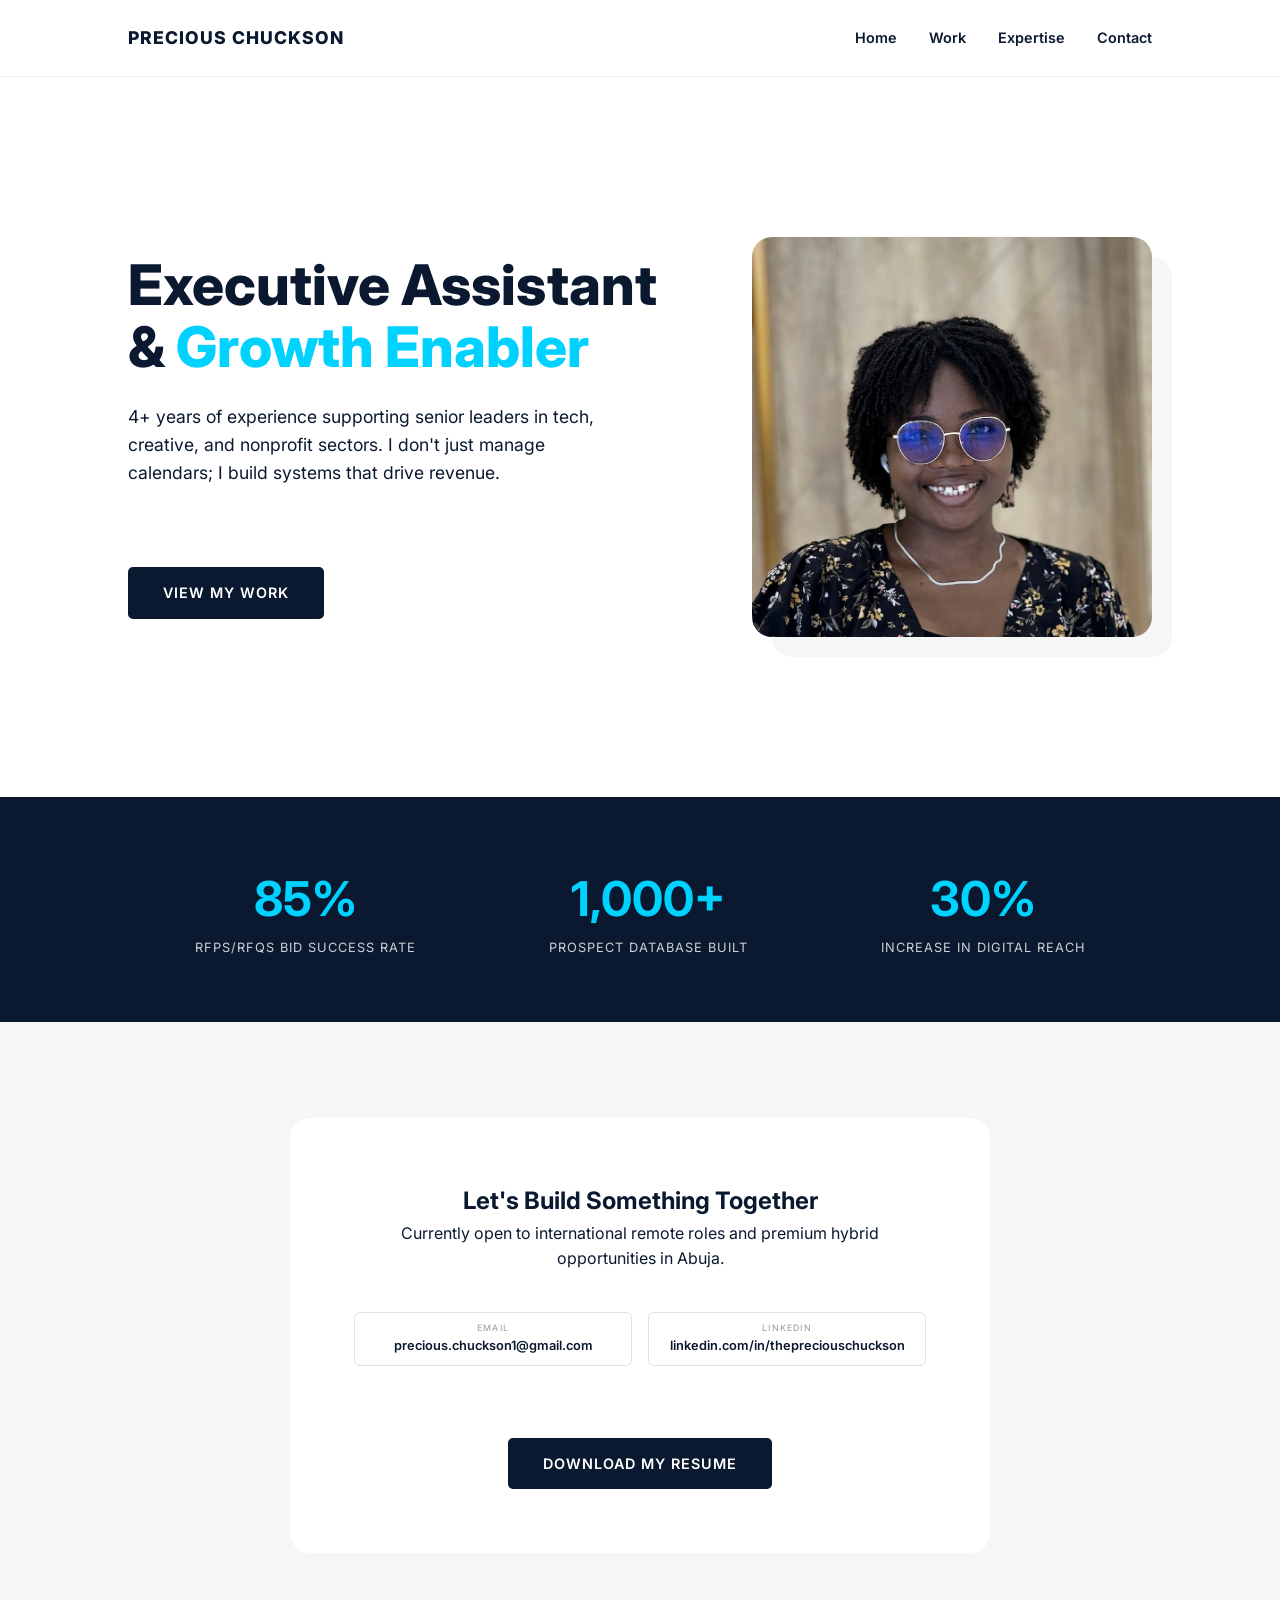
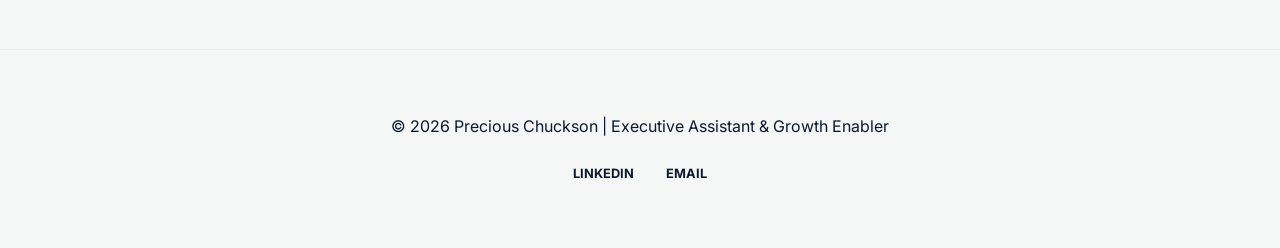
<file: index.html>
<!DOCTYPE html>
<html lang="en">
<head>
    <meta charset="UTF-8">
    <meta name="viewport" content="width=device-width, initial-scale=1.0">
    <title>Precious Chuckson | Executive Assistant & Growth Enabler</title>
    <link rel="stylesheet" href="style.css">
</head>
<body>

    <header>
    <nav>
        <div class="logo">PRECIOUS CHUCKSON</div>
        <ul>
            <li><a href="index.html">Home</a></li>
            <li><a href="cases.html">Work</a></li> <li><a href="services.html">Expertise</a></li>
            <li><a href="index.html#contact">Contact</a></li>
        </ul>
    </nav>
</header>

    <section class="hero">
    <div class="hero-content">
        <h1>Executive Assistant & <span class="highlight">Growth Enabler</span></h1>
        <p>4+ years of experience supporting senior leaders in tech, creative, and nonprofit sectors. I don't just manage calendars; I build systems that drive revenue.</p>
        <a href="cases.html" class="cta-button">View My Work</a>
    </div>
    <img src="images/profile.jpg" alt="Precious Chuckson" class="profile-img">
</section>

    <section class="impact-bar">
        <div class="stat">
            <h2>85%</h2>
            <p>RFPs/RFQs Bid Success Rate</p>
        </div>
        <div class="stat">
            <h2>1,000+</h2>
            <p>Prospect Database Built</p>
        </div>
        <div class="stat">
            <h2>30%</h2>
            <p>Increase in Digital Reach</p>
        </div>
    </section>

    <section id="contact" class="contact-section">
    <div class="contact-card">
        <h2>Let's Build Something Together</h2>
        <p>Currently open to international remote roles and premium hybrid opportunities in Abuja.</p>
        
        <div class="contact-links">
            <a href="mailto:precious.chuckson1@gmail.com" class="contact-item">
                <span>Email</span>
                <strong>precious.chuckson1@gmail.com</strong>
            </a>
            <a href="https://linkedin.com/in/thepreciouschuckson" target="_blank" class="contact-item">
                <span>LinkedIn</span>
                <strong>linkedin.com/in/thepreciouschuckson</strong>
            </a>
        </div>

        <a href="assets/Precious_Chuckson_Resume.pdf" download class="cta-button">Download My Resume</a>
    </div>
</section>

<footer>
    <div class="footer-content">
        <p>&copy; 2026 Precious Chuckson | Executive Assistant & Growth Enabler</p>
        <div class="footer-links">
            <a href="https://linkedin.com/in/thepreciouschuckson" target="_blank">LinkedIn</a>
            <a href="mailto:precious.chuckson1@gmail.com">Email</a>
        </div>
    </div>
</footer>

</body>
</html>
</file>
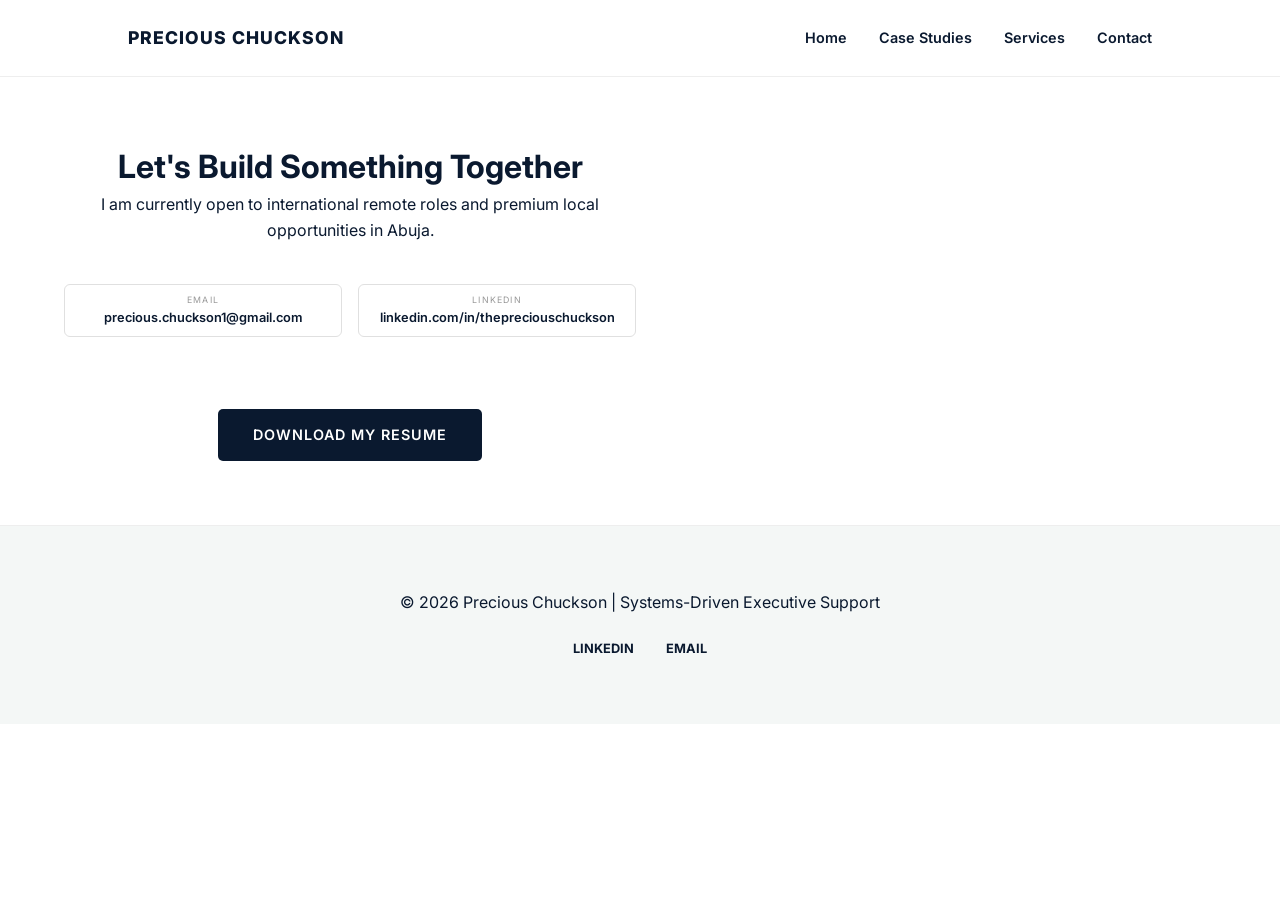
<file: contact.html>
<!DOCTYPE html>
<html lang="en">
<head>
    <meta charset="UTF-8">
    <meta name="viewport" content="width=device-width, initial-scale=1.0">
    <title>Contact | Precious Chuckson</title>
    <link rel="stylesheet" href="style.css">
</head>
<body>
    <header>
        <nav>
            <div class="logo">PRECIOUS CHUCKSON</div>
            <ul>
                <li><a href="index.html">Home</a></li>
                <li><a href="cases.html">Case Studies</a></li>
                <li><a href="services.html">Services</a></li>
                <li><a href="contact.html">Contact</a></li>
            </ul>
        </nav>
    </header>

    <main class="centered-container">
        <div class="contact-card">
            <h1>Let's Build Something Together</h1>
            <p>I am currently open to international remote roles and premium local opportunities in Abuja.</p>
            
            <div class="contact-links">
                <a href="mailto:precious.chuckson1@gmail.com" class="contact-item">
                    <span>Email</span>
                    <strong>precious.chuckson1@gmail.com</strong>
                </a>
                <a href="https://linkedin.com/in/thepreciouschuckson" target="_blank" class="contact-item">
                    <span>LinkedIn</span>
                    <strong>linkedin.com/in/thepreciouschuckson</strong>
                </a>
            </div>

            <a href="assets/Precious_Chuckson_Resume.pdf" download class="cta-button">Download My Resume</a>
        </div>
    </main>

    <footer>
        <div class="footer-content">
            <p>&copy; 2026 Precious Chuckson | Systems-Driven Executive Support</p>
            <div class="footer-links">
                <a href="https://linkedin.com/in/thepreciouschuckson">LINKEDIN</a>
                <a href="mailto:precious.chuckson1@gmail.com">EMAIL</a>
            </div>
        </div>
    </footer>
</body>
</html>
</file>
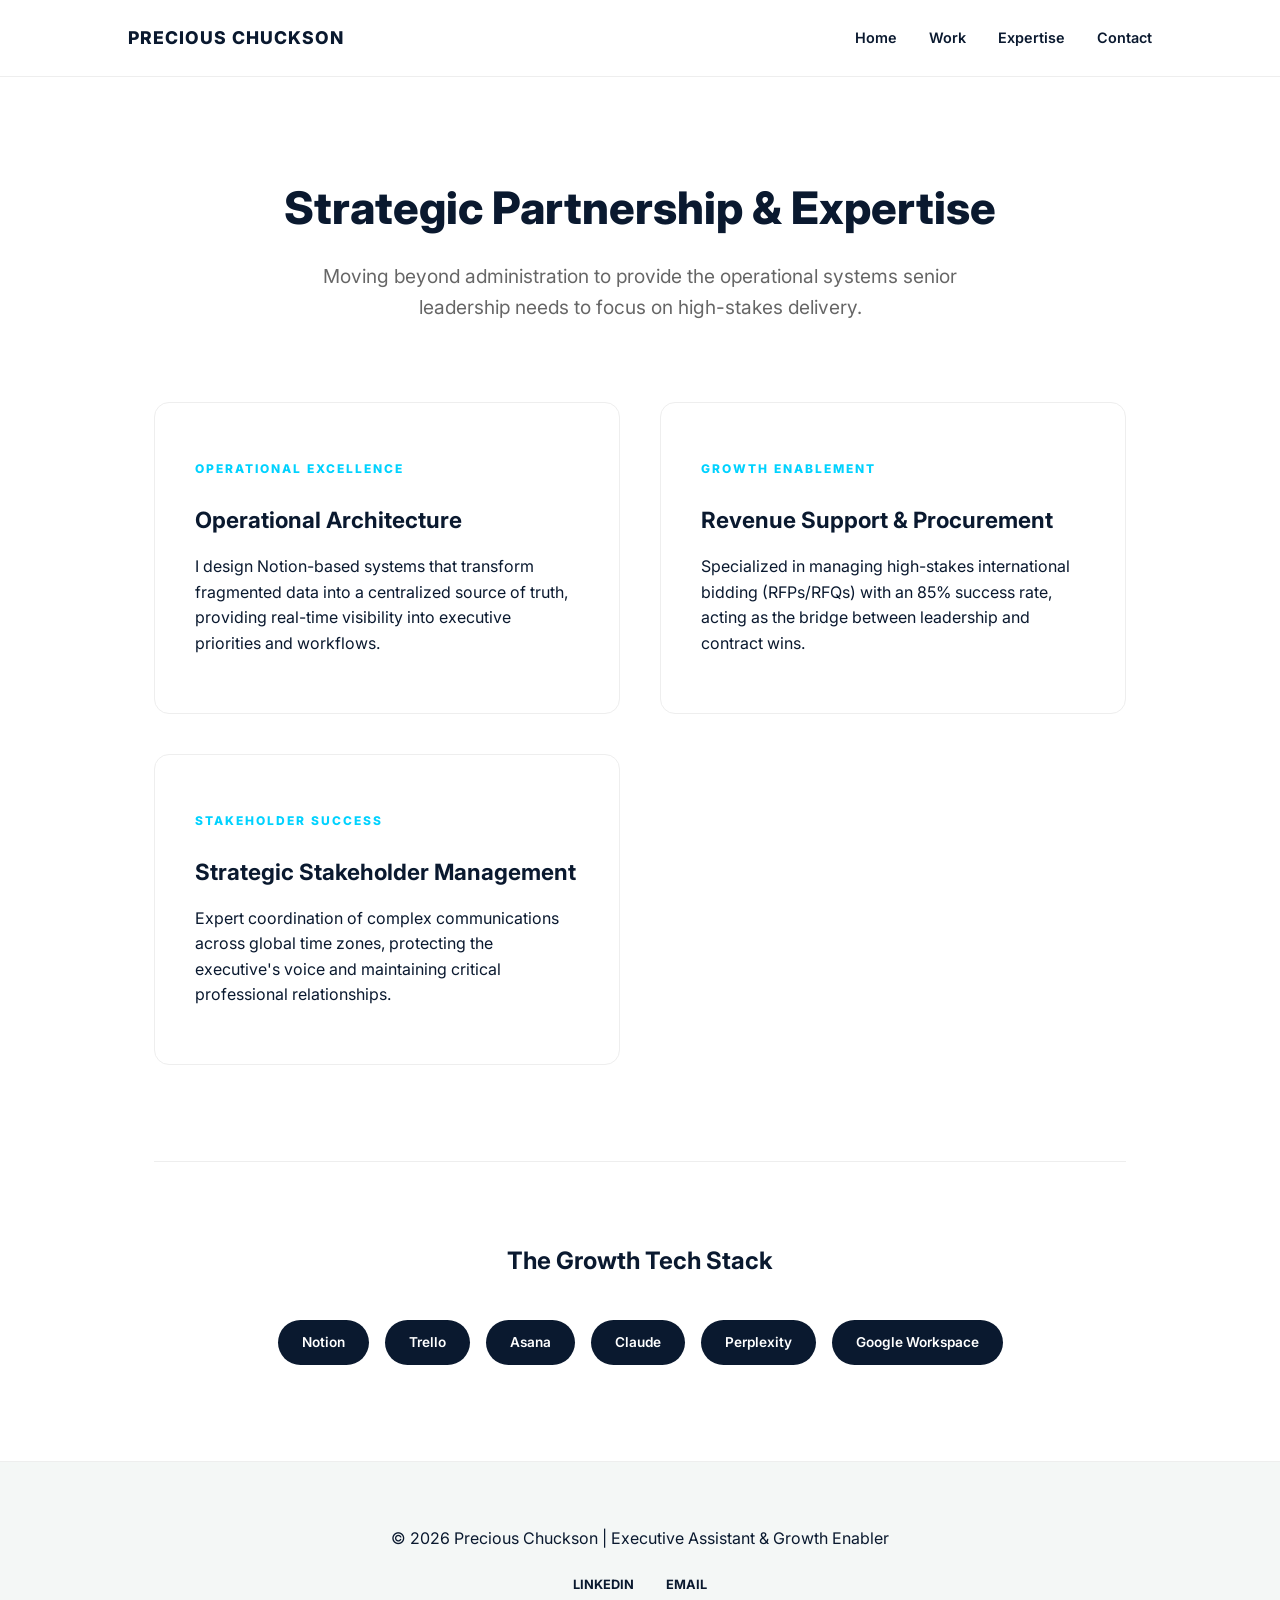
<file: services.html>
<!DOCTYPE html>
<html lang="en">
<head>
    <meta charset="UTF-8">
    <meta name="viewport" content="width=device-width, initial-scale=1.0">
    <title>Strategic Partnership | Precious Chuckson</title>
    <link rel="stylesheet" href="style.css">
</head>
<body>
    <header>
    <nav>
        <div class="logo">PRECIOUS CHUCKSON</div>
        <ul>
            <li><a href="index.html">Home</a></li>
            <li><a href="cases.html">Work</a></li> <li><a href="services.html">Expertise</a></li>
            <li><a href="index.html#contact">Contact</a></li>
        </ul>
    </nav>
</header>

    <main class="page-wrapper">
        <section class="page-header">
            <h1>Strategic Partnership & Expertise</h1>
            <p>Moving beyond administration to provide the operational systems senior leadership needs to focus on high-stakes delivery.</p>
        </section>
        
        <div class="card-grid">
            <div class="service-card">
                <div class="card-icon">OPERATIONAL EXCELLENCE</div>
                <h3>Operational Architecture</h3>
                <p>I design Notion-based systems that transform fragmented data into a centralized source of truth, providing real-time visibility into executive priorities and workflows.</p>
            </div>

            <div class="service-card">
                <div class="card-icon">GROWTH ENABLEMENT</div>
                <h3>Revenue Support & Procurement</h3>
                <p>Specialized in managing high-stakes international bidding (RFPs/RFQs) with an 85% success rate, acting as the bridge between leadership and contract wins.</p>
            </div>

            <div class="service-card">
                <div class="card-icon">STAKEHOLDER SUCCESS</div>
                <h3>Strategic Stakeholder Management</h3>
                <p>Expert coordination of complex communications across global time zones, protecting the executive's voice and maintaining critical professional relationships.</p>
            </div>
        </div>

        <section class="tech-stack-section">
            <h2>The Growth Tech Stack</h2>
            <div class="tech-pills">
                <span class="pill">Notion</span>
                <span class="pill">Trello</span>
                <span class="pill">Asana</span>
                <span class="pill">Claude</span>
                <span class="pill">Perplexity</span>
                <span class="pill">Google Workspace</span>
            </div>
        </section>
    </main>

    <footer>
        <div class="footer-content">
            <p>&copy; 2026 Precious Chuckson | Executive Assistant & Growth Enabler</p>
            <div class="footer-links">
                <a href="https://linkedin.com/in/thepreciouschuckson" target="_blank">LinkedIn</a>
                <a href="mailto:precious.chuckson1@gmail.com">Email</a>
            </div>
        </div>
    </footer>
</body>
</html>
</file>
<file: style.css>
/* 1. GLOBAL SETTINGS */
@import url('https://fonts.googleapis.com/css2?family=Inter:wght@400;600;800&display=swap');

:root {
    --navy: #0a192f;
    --teal: #00d2ff;
    --light-grey: #f4f7f6;
    --white: #ffffff;
    --text: #333;
}

* { margin: 0; padding: 0; box-sizing: border-box; }

body {
    font-family: 'Inter', sans-serif;
    color: var(--navy);
    background-color: var(--white);
    line-height: 1.6;
}

/* 2. NAVIGATION */
header {
    background: var(--white);
    border-bottom: 1px solid #eee;
    position: sticky;
    top: 0;
    z-index: 1000;
}

nav {
    display: flex;
    justify-content: space-between;
    align-items: center;
    padding: 1.5rem 10%;
}

.logo {
    font-weight: 800;
    letter-spacing: 1px;
    text-transform: uppercase;
    font-size: 1.1rem;
}

nav ul { display: flex; list-style: none; gap: 2rem; }
nav ul li a { text-decoration: none; color: var(--navy); font-weight: 600; font-size: 0.9rem; transition: 0.3s; }
nav ul li a:hover { color: var(--teal); }

/* 3. HERO & IMPACT BAR (Home Page Only) */
.hero {
    display: flex;
    align-items: center;
    justify-content: space-between;
    min-height: 80vh;
    padding: 0 10%;
    gap: 5%;
}

.hero-content { flex: 1.2; }
.hero h1 { font-size: 3.5rem; font-weight: 800; line-height: 1.1; margin-bottom: 1.5rem; }
.hero p { font-size: 1.1rem; margin-bottom: 3rem; max-width: 500px; }
.highlight { color: var(--teal); }

.profile-img {
    width: 400px;
    height: 400px;
    object-fit: cover;
    border-radius: 20px;
    box-shadow: 20px 20px 0px var(--light-grey);
}

.impact-bar {
    display: flex;
    justify-content: space-around;
    background-color: var(--navy);
    color: var(--white);
    padding: 4rem 10%;
    text-align: center;
}

.stat h2 { font-size: 3rem; color: var(--teal); margin: 0; }
.stat p { font-size: 0.8rem; text-transform: uppercase; letter-spacing: 1px; opacity: 0.8; }

/* 4. INTERNAL PAGE WRAPPERS (Cases & Services) */
.page-wrapper {
    max-width: 1100px;
    margin: 0 auto;
    padding: 6rem 5%;
}

.page-header { text-align: center; margin-bottom: 5rem; }
.page-header h1 { font-size: 2.8rem; font-weight: 800; margin-bottom: 1rem; }
.page-header p { font-size: 1.2rem; color: #666; max-width: 700px; margin: 0 auto; }

/* 5. STRATEGIC PARTNERSHIP CARDS (Services) */
.card-grid {
    display: grid;
    grid-template-columns: repeat(auto-fit, minmax(300px, 1fr));
    gap: 2.5rem;
    margin-bottom: 6rem;
}

.service-card {
    background: #fff;
    padding: 3.5rem 2.5rem;
    border-radius: 15px;
    border: 1px solid #eee;
    transition: 0.3s ease;
}

.service-card:hover {
    transform: translateY(-10px);
    box-shadow: 0 20px 40px rgba(0,0,0,0.05);
    border-color: var(--teal);
}

.card-icon {
    font-size: 0.75rem;
    font-weight: 800;
    color: var(--teal);
    letter-spacing: 2px;
    margin-bottom: 1.5rem;
}

.service-card h3 { margin-bottom: 1rem; color: var(--navy); font-size: 1.4rem; }

/* 6. CASE STUDY CARDS (Proof of Work) */
.case-card { margin-bottom: 8rem; border-top: 1px solid #eee; padding-top: 4rem; }
.image-frame {
    width: 100%;
    height: 600px;
    background: var(--light-grey);
    border-radius: 15px;
    overflow: hidden;
    margin-top: 2.5rem;
    border: 1px solid #e0e0e0;
    box-shadow: 0 15px 40px rgba(0,0,0,0.06);
}
.image-frame img { width: 100%; height: 100%; object-fit: cover; object-position: top; }

/* 7. TECH STACK & PILLS */
.tech-stack-section { text-align: center; padding-top: 5rem; border-top: 1px solid #eee; }
.tech-pills { display: flex; flex-wrap: wrap; justify-content: center; gap: 1rem; margin-top: 2.5rem; }
.pill {
    background: var(--navy);
    color: white;
    padding: 0.7rem 1.5rem;
    border-radius: 50px;
    font-size: 0.85rem;
    font-weight: 600;
}

/* 8. CONTACT & FOOTER */
.contact-section { padding: 6rem 10%; background-color: var(--light-grey); display: flex; justify-content: center; }
.contact-card { background: var(--white); padding: 4rem; border-radius: 20px; text-align: center; max-width: 700px; width: 100%; }

.cta-button {
    display: inline-block;
    padding: 0.9rem 2.2rem;
    background-color: var(--navy);
    color: var(--white);
    text-decoration: none;
    font-weight: 600;
    border-radius: 5px;
    text-transform: uppercase;
    letter-spacing: 1px;
    font-size: 0.9rem;
    margin-top: 2rem;
}

footer { text-align: center; padding: 4rem; background: var(--light-grey); border-top: 1px solid #eee; }
.footer-links { display: flex; justify-content: center; gap: 2rem; margin-top: 1.5rem; }
.footer-links a { text-decoration: none; color: var(--navy); font-weight: 700; font-size: 0.8rem; text-transform: uppercase; }

/* CONSOLIDATED & SLIM CONTACT BUTTONS */
.contact-links {
    margin: 2.5rem 0;
    display: grid;
    grid-template-columns: 1fr 1fr; /* Forces two equal columns side-by-side */
    gap: 1rem;
    max-width: 600px; /* Keeps the buttons from getting too wide */
    margin-left: auto;
    margin-right: auto;
}

.contact-item {
    text-decoration: none;
    display: flex;
    flex-direction: column;
    align-items: center;
    justify-content: center;
    padding: 0.5rem 1rem; /* Tightened from 0.8rem to 0.5rem */
    border: 1px solid #e0e0e0;
    border-radius: 6px; /* Slightly sharper corners for a 'pro' look */
    background-color: #fff;
    transition: all 0.3s ease;
}

.contact-item:hover {
    border-color: var(--teal);
    background-color: var(--light-grey);
    transform: translateY(-2px);
}

.contact-item span {
    font-size: 0.55rem; /* Shrunk label */
    text-transform: uppercase;
    letter-spacing: 1.2px;
    color: #999;
    margin-bottom: 1px;
}

.contact-item strong {
    font-size: 0.8rem; /* Shrunk handle to keep the box short */
    font-weight: 600;
    color: var(--navy);
}


/* ==========================================
   FINAL POLISHED MOBILE OPTIMIZATION
   ========================================== */

@media (max-width: 768px) {
    /* 1. HEADER & NAV (Increased size, still one line) */
    nav {
        flex-direction: column;
        padding: 1rem 2%;
    }

    nav ul {
        display: flex;
        justify-content: center;
        gap: 0.7rem; /* Slightly more breathing room */
        width: 100%;
        padding: 0;
    }

    nav ul li a {
        font-size: 0.85rem; /* Increased for better readability */
        padding: 4px;
        white-space: nowrap;
    }

    .logo {
        font-size: 1rem; /* Matched logo size slightly up */
        margin-bottom: 0.5rem;
    }

    /* 2. HERO SECTION */
    .hero {
        flex-direction: column-reverse;
        text-align: center;
        padding: 2rem 5%;
        min-height: auto;
    }

    .hero h1 { 
        font-size: 1.7rem; 
    }

    .profile-img {
        width: 220px;
        height: 220px;
        margin-bottom: 1.5rem;
        box-shadow: 10px 10px 0px var(--light-grey);
    }

    /* 3. IMPACT BAR (Stacked) */
    .impact-bar {
        flex-direction: column;
        gap: 2.5rem;
        padding: 3rem 5%;
    }

    .stat h2 {
        font-size: 2.5rem;
    }

    /* 4. CONTACT CARD */
    .contact-section {
        padding: 2rem 10px;
    }

    .contact-card {
        padding: 2rem 1rem;
        width: 100% !important;
        box-sizing: border-box;
    }

    .contact-links {
        display: flex;
        flex-direction: column;
        gap: 0.8rem;
    }

    .contact-item {
        width: 100% !important;
        min-width: 0 !important;
        padding: 0.6rem !important;
    }

    .contact-item strong {
        font-size: 0.8rem; 
        word-break: break-all;
    }

    /* 5. PAGE WRAPPERS */
    .image-frame {
        height: 280px;
    }

    .page-wrapper h1 { 
        font-size: 1.6rem; 
    }
}
</file>
